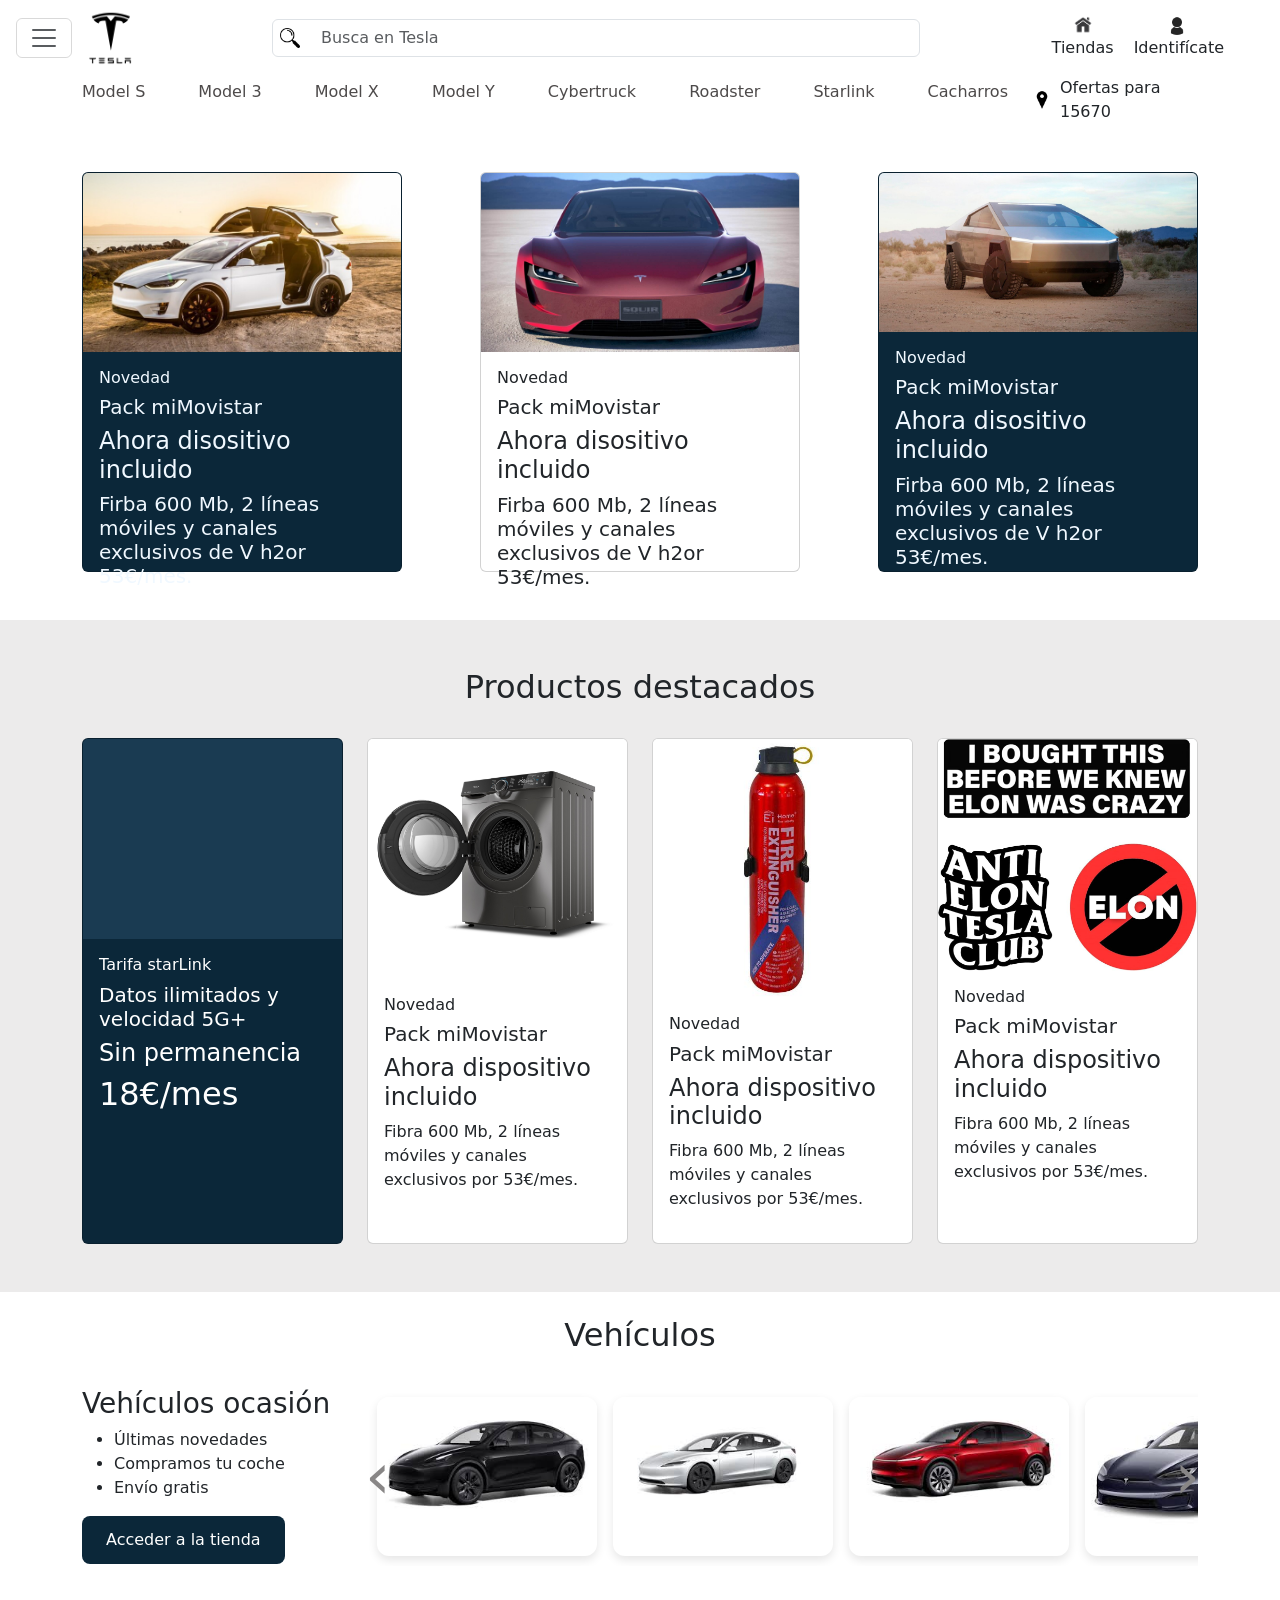
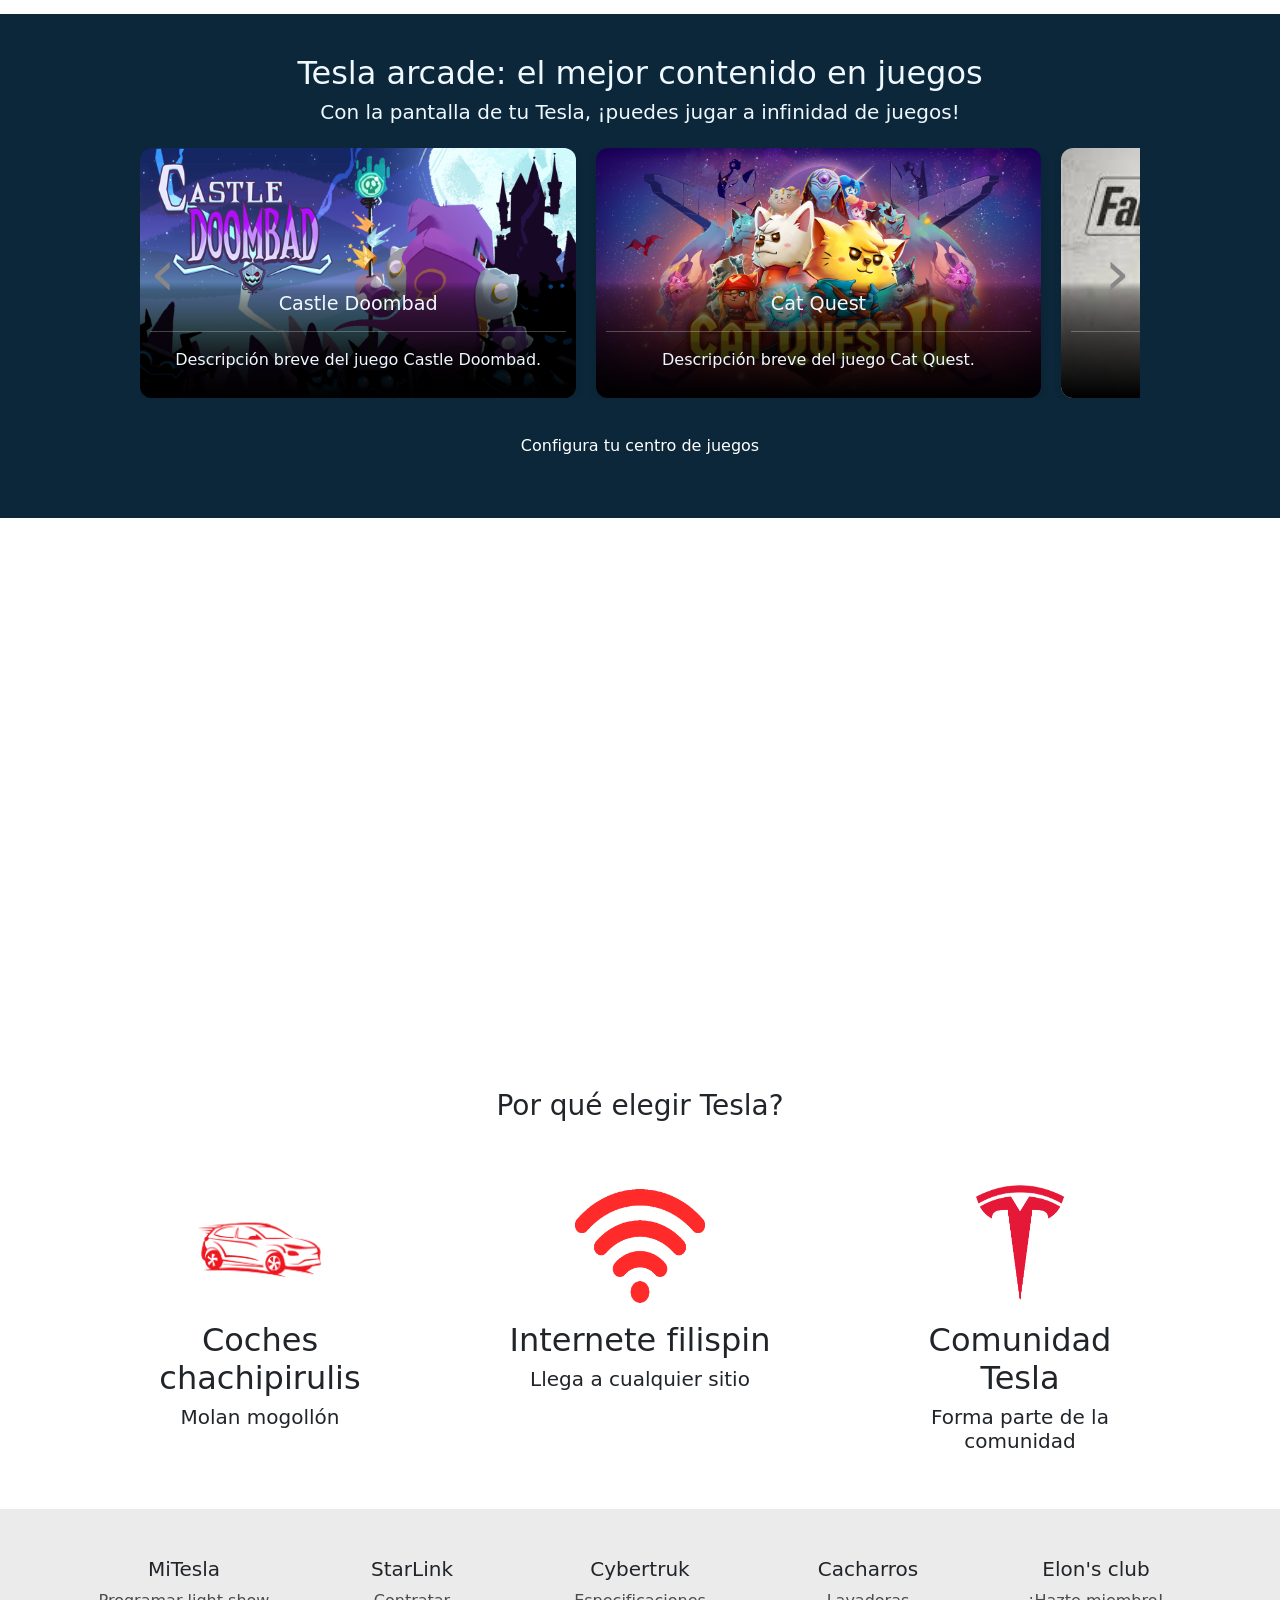
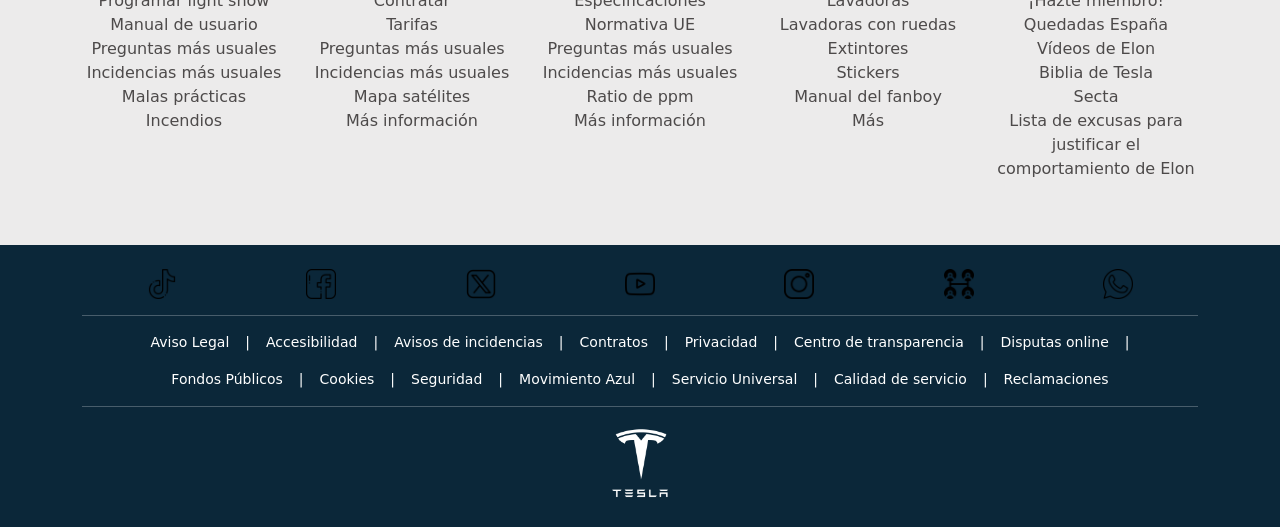
<file: index.html>
<!DOCTYPE html>
<html lang="es">
    <head>
        <meta charset="UTF-8">
        <meta name="viewport" content="width=device-width, initial-scale=1.0">
        <link rel="stylesheet" href="https://cdn.jsdelivr.net/npm/bootstrap@5.3.0/dist/css/bootstrap.min.css">
        <link rel="stylesheet" href="./css/styles.css">
        <title>Tesla</title>
    </head>
    <body>
        <nav class="navbar navbar-light bg-white sticky-top container-fluid">
            <div class="row w-100 align-items-center justify-content-between px-3">
            <!-- Iconos izquierda -->
            <div class="col-auto d-flex align-items-center">
                <button class="navbar-toggler" type="button" data-bs-toggle="offcanvas" data-bs-target="#menuLateral"
                    aria-controls="menuLateral">
                    <span class="navbar-toggler-icon"></span>
                </button>
                <div class="logo ms-2">
                    <img src="./resource/TeslaLogo.png" alt="Logo" class="img-fluid" width="60px">
                </div>
            </div>

            <!-- Search -->
            <div class="col text-center">
                <form class="form-inline d-inline-block w-75">
                    <div class="input-container position-relative">
                        <img class="form-submit lupa position-absolute top-50 start-0 translate-middle-y ms-2" src="./resource/lupa.png" alt="buscar" width="20">
                        <input class="form-control ps-5" type="search" placeholder="Busca en Tesla" aria-label="Search">
                    </div>
                </form>
            </div>

            <!-- Iconos derecha -->
            <div class="col-auto d-flex align-items-center">
                <div class="me-3 d-flex flex-column align-items-center">
                    <img class="navbar-icon" src="./resource/HomeLogo.png" alt="tiendas" width="20px">
                    <span class="navbar-text-right">Tiendas</span>
                </div>
                <div class="me-3 d-flex flex-column align-items-center">
                    <img class="navbar-icon" src="./resource/usuario.png" alt="usuario" width="20px">
                    <span class="ms-1">Identifícate</span>
                </div>
            </div>
                <!-- Menú lateral -->
                <div class="offcanvas offcanvas-start bg-white text-black" tabindex="-1" id="menuLateral"
                    aria-labelledby="menuLateralLabel">
                    <div class="offcanvas-header">
                        <img src="./resource/TeslaLogo.png" alt="Logo" class="img-fluid" width="60px">
                        <button type="button" class="btn-close text-reset" data-bs-dismiss="offcanvas" aria-label="Cerrar"></button>
                    </div>
                    <div class="offcanvas-body">
                        <ul class="list-unstyled">
                            <li><a href="./index.html" class="text-black">Inicio</a></li>
                            <li><a href="./datos.html" class="text-black">Formulario</a></li>
                            <li><a href="./contador.html" class="text-black">Contador</a></li>
                            <li><a href="./personaliza.html" class="text-black">Personaliza tu coche</a></li>
                        </ul>
                    </div>
                </div>
            </nav>
            <header class="container">
                <div class="row align-items-center">
                    <div class="col-10">
                        <ul class="top-menu-list list-unstyled d-flex justify-content-between">
                            <li><a href="#">Model S</a></li>
                            <li><a href="#">Model 3</a></li>
                            <li><a href="#">Model X</a></li>
                            <li><a href="#">Model Y</a></li>
                            <li><a href="#">Cybertruck</a></li>
                            <li><a href="#">Roadster</a></li>
                            <li><a href="#">Starlink</a></li>
                            <li><a href="#">Cacharros</a></li>
                        </ul>
                    </div>
                    <div class="col-2">
                        <div class="d-flex align-items-center justify-content-end">
                            <img src="./resource/Ubicacion.png" alt="ubicación" class="img-fluid me-2" height=20px width=20px>
                            <span class="top-menu-identi">Ofertas para 15670</span>
                        </div>
                    </div>
                </div>
            </header>
            <section class="three-cards container py-5">
                <div class="row justify-content-center g-1">
                    <div class="col-md-4 col-lg-4 d-flex">
                        <div class="card" style="width: 20rem; height: 25rem; background-color: #0B2739; color: aliceblue;">
                            <img src="./resource/tesla-model-x-falcon-wings-abiertas.jpg" class="card-img-top" alt="..." width="400px" height="200px">
                            <div class="card-body">
                                <h6>Novedad</h6>
                                <h5>Pack miMovistar</h5>
                                <h4>Ahora disositivo incluido</h4>
                                <h5>Firba 600 Mb, 2 líneas móviles y canales exclusivos de V h2or 53€/mes.</h5>
                            </div>
                        </div>
                    </div>
                    <div class="col-md-6 col-lg-4 d-flex justify-content-center">
                        <div class="card" style="width: 20rem; height: 25rem;">
                            <img src="./resource/front.jpg" class="card-img-top" alt="..." width="400px" height="200px">
                            <div class="card-body">
                                <h6>Novedad</h6>
                                <h5>Pack miMovistar</h5>
                                <h4>Ahora disositivo incluido</h4>
                                <h5>Firba 600 Mb, 2 líneas móviles y canales exclusivos de V h2or 53€/mes.</h5>
                            </div>
                        </div>
                    </div>
                    <div class="col-md-6 col-lg-4 d-flex justify-content-end">
                        <div class="card" style="width: 20rem; height: 25rem; background-color: #0B2739; color: aliceblue;">
                            <img src="./resource/truk.jpg" class="card-img-top" alt="..." width="400px" height="200px">
                            <div class="card-body">
                                <h6>Novedad</h6>
                                <h5>Pack miMovistar</h5>
                                <h4>Ahora disositivo incluido</h4>
                                <h5>Firba 600 Mb, 2 líneas móviles y canales exclusivos de V h2or 53€/mes.</h5>
                            </div>
                        </div>
                    </div>
                </div>
            </section>
            <section class="w-100 py-5" style="background-color: #ECEBEB;">
                <div class="container">
                    <div class="row">
                        <div class="col text-center mb-4">
                            <h2>Productos destacados</h2>
                        </div>
                    </div>
                    <div class="row justify-content-center g-4">
                        <div class="col-md-6 col-lg-3">
                            <div class="card h-100 text-white" style="background-color: #0B2739;">
                                <div class="card-img-top" style="height: 200px; background: #1a3b52;"></div>
                                <div class="card-body">
                                <h6>Tarifa starLink</h6>
                                <h5>Datos ilimitados y velocidad 5G+</h5>
                                <h4>Sin permanencia</h4>
                                <h2>18€/mes</h2>
                            </div>
                        </div>
                    </div>
                    <div class="col-md-6 col-lg-3">
                        <div class="card h-100">
                            <img src="./resource/lavadora.jpg" class="card-img-top" alt="Lavadora">
                            <div class="card-body">
                                <h6>Novedad</h6>
                                <h5>Pack miMovistar</h5>
                                <h4>Ahora dispositivo incluido</h4>
                                <p>Fibra 600 Mb, 2 líneas móviles y canales exclusivos por 53€/mes.</p>
                            </div>
                        </div>
                    </div>
                    <div class="col-md-6 col-lg-3">
                        <div class="card h-100">
                            <img src="./resource/Extintor.jpg" class="card-img-top" alt="Extintor">
                            <div class="card-body">
                                <h6>Novedad</h6>
                                <h5>Pack miMovistar</h5>
                                <h4>Ahora dispositivo incluido</h4>
                                <p>Fibra 600 Mb, 2 líneas móviles y canales exclusivos por 53€/mes.</p>
                            </div>
                        </div>
                    </div>
                    <div class="col-md-6 col-lg-3">
                        <div class="card h-100">
                            <img src="./resource/stickers.jpg" class="card-img-top" alt="Stickers">
                            <div class="card-body">
                                <h6>Novedad</h6>
                                <h5>Pack miMovistar</h5>
                                <h4>Ahora dispositivo incluido</h4>
                                <p>Fibra 600 Mb, 2 líneas móviles y canales exclusivos por 53€/mes.</p>
                            </div>
                        </div>
                    </div>
                </div>
            </section>
            <section class="carouselp py-5 container">
                <div class="row justify-content-around g-4">
                    <div class="four-cars-title row text-center w-100">
                        <h2>Vehículos</h2>
                    </div>
                    <div class="col-3 lista">
                        <div class="carousel-list">
                            <h3>Vehículos ocasión</h3>
                            <ul>
                                <li>Últimas novedades</li>
                                <li>Compramos tu coche</li>
                                <li>Envío gratis</li>
                            </ul>
                            <button class="button-mod">Acceder a la tienda</button>
                        </div>
                    </div>
                    <div class="carousel-wrapper col-9">
                        <button id="prevBtn" class="carousel-button left">‹</button>
                        <div class="carousel-container">
                            <div class="carousel-track">
                                <a href=""><img src="./resource/coche1.jpg" alt="Coche 1"/></a>
                                <a href=""><img src="./resource/coche2.jpg" alt="Coche 2"/></a>
                                <a href=""><img src="./resource/coche3.jpg" alt="Coche 3"/></a>
                                <a href=""><img src="./resource/coche4.jpg" alt="Coche 4"/></a>
                                <a href=""><img src="./resource/coche5.jpg" alt="Coche 5"/></a>
                                <a href=""><img src="./resource/coche6.jpg" alt="Coche 6"/></a>
                                <a href=""><img src="./resource/coche7.jpg" alt="Coche 7"/></a>
                            </div>
                        </div>
                        <button id="nextBtn" class="carousel-button right">›</button>
                    </div>
                </div>
            </section>
            <section class="teslaarcade w-100 container-fluid py-5" style="background-color: #0B2739; color: aliceblue;">
                <div class="row justify-content-around g-4" >
                    <div class="teslaarcade-title row text-center py-3 w-100">
                        <h2>Tesla arcade: el mejor contenido en juegos </h2>
                        <h5>Con la pantalla de tu Tesla, ¡puedes jugar a infinidad de juegos!</h5>
                    </div>
                    <div class="carousel-wrapper-fourth">
                        <button id="prevBtnFourth" class="carousel-button left">‹</button>
                        <div class="carousel-container-fourth">
                            <div class="carousel-track-fourth">
                                <a href="#">
                                    <img src="./resource/castleDoombad.png" alt="Castle Doombad"/>
                                    <div class="card-content-fourth">
                                        <h4>Castle Doombad</h4>
                                        <hr>
                                        <p>Descripción breve del juego Castle Doombad.</p>
                                    </div>
                                </a>
                                <a href="#">
                                    <img src="./resource/catqiest.jpg" alt="Cat quest"/>
                                    <div class="card-content-fourth">
                                        <h4>Cat Quest</h4>
                                        <hr>
                                        <p>Descripción breve del juego Cat Quest.</p>
                                    </div>
                                </a>
                                <a href="#">
                                    <img src="./resource/fallout.jpg" alt="Fallout"/>
                                    <div class="card-content-fourth">
                                        <h4>Fallout</h4>
                                        <hr>
                                        <p>Descripción breve del juego Fallout.</p>
                                    </div>
                                </a>
                                <a href="#">
                                    <img src="./resource/stardewvalley.jpg" alt="Stardew Valley"/>
                                    <div class="card-content-fourth">
                                        <h4>Stardew Valley</h4>
                                        <hr>
                                        <p>Descripción breve del juego Stardew Valley.</p>
                                    </div>
                                </a>
                            </div>
                        </div>
                        <button id="nextBtnFourth" class="carousel-button right">›</button>
                    </div>
                    <div class="row-6  text-center w-100" >
                        <button class="button-mod">Configura tu centro de juegos</button>
                    </div>
                </div>
            </section>
            <section class="container-fluid video" style="padding-left: 0; padding-right: 0; position: relative;">
                <div class="row">
                    <div class="embed-responsive embed-responsive-16by9 video-fondo">
                        <iframe  width="100%" height="500px" src="https://www.youtube.com/embed/nhHxIB_VQ04?si=NWNdsvcXc-IblNqd&autoplay=1&mute=1&loop=1&playlist=nhHxIB_VQ04&amp;controls=0&amp;start=10" title="YouTube video player" frameborder="0" allow="accelerometer; autoplay; mute; clipboard-write; encrypted-media; gyroscope; picture-in-picture; web-share" referrerpolicy="strict-origin-when-cross-origin"></iframe>
                    </div>
                    <div class="content-video">
                        <h2>Descúbre una nueva gamma de emociones</h2>
                        <h5>Tesla Space X</h5>
                    </div>
                </div>
            </section>
            <section class="py-5 container">
                <div class="row justify-content-around g-4">
                    <div  class="text-center py-3 w-100">
                        <h3>Por qué elegir Tesla?</h3>
                    </div>
                    <div class="col-md-6 col-lg-3 d-flex flex-column align-items-center text-center ">
                        <img src="./resource/carpng.png" alt="car to flama" width="150px" height="150px">
                        <h2>Coches chachipirulis</h2>
                        <h5>Molan mogollón</h5>
                    </div>
                    <div class="col-md-6 col-lg-3 d-flex flex-column align-items-center text-center">
                        <img src="./resource/wifipng.png" alt="car to flama" width="130px" height="150px">
                        <h2>Internete filispin</h2>
                        <h5>Llega a cualquier sitio</h5>
                    </div>
                    <div class="col-md-6 col-lg-3 d-flex flex-column align-items-center text-center">
                        <img src="./resource/comunityTesla.png" alt="car to flama" width="150px" height="150px">
                        <h2>Comunidad Tesla</h2>
                        <h5>Forma parte de la comunidad</h5>
                    </div>
                </div>
            </section>
            <section class="w-100 py-5" style="background-color: #ECEBEB;">
                <div class="container">
                    <div class="row text-center justify-content-center g-4">
                        <div class="col-6 col-md-4 col-lg">
                            <h5>MiTesla</h5>
                            <ul class="col list-unstyled justify-content-center">
                                <li><a href="">Programar light show</a></li>
                                <li><a href="">Manual de usuario</a></li>
                                <li><a href="">Preguntas más usuales</a></li>
                                <li><a href="">Incidencias más usuales</a></li>
                                <li><a href="">Malas prácticas</a></li>
                                <li><a href="">Incendios</a></li>
                            </ul>
                        </div>
                        <div class="col-6 col-md-4 col-lg">
                            <h5>StarLink</h5>
                            <ul class="col list-unstyled justify-content-center">
                                <li><a href="">Contratar</a></li>
                                <li><a href="">Tarifas</a></li>
                                <li><a href="">Preguntas más usuales</a></li>
                                <li><a href="">Incidencias más usuales</a></li>
                                <li><a href="">Mapa satélites</a></li>
                                <li><a href="">Más información</a></li>
                            </ul>
                        </div>
                        <div class="col-6 col-md-4 col-lg">
                            <h5>Cybertruk</h5>
                            <ul class="col list-unstyled justify-content-center">
                                <li><a href="">Especificaciones</a></li>
                                <li><a href="">Normativa UE</a></li>
                                <li><a href="">Preguntas más usuales</a></li>
                                <li><a href="">Incidencias más usuales</a></li>
                                <li><a href="">Ratio de ppm</a></li>
                                <li><a href="">Más información</a></li>
                            </ul>
                        </div>
                        <div class="col-6 col-md-4 col-lg">
                            <h5>Cacharros</h5>
                            <ul class="col list-unstyled justify-content-center">
                                <li><a href="">Lavadoras</a></li>
                                <li><a href="">Lavadoras con ruedas</a></li>
                                <li><a href="">Extintores</a></li>
                                <li><a href="">Stickers</a></li>
                                <li><a href="">Manual del fanboy</a></li>
                                <li><a href="">Más</a></li>
                            </ul>
                        </div>
                        <div class="col-6 col-md-4 col-lg">
                            <h5>Elon's club</h5>
                            <ul class="col list-unstyled justify-content-center">
                                <li><a href="">¡Hazte miembro!</a></li>
                                <li><a href="">Quedadas España</a></li>
                                <li><a href="">Vídeos de Elon</a></li>
                                <li><a href="">Biblia de Tesla</a></li>
                                <li><a href="">Secta</a></li>
                                <li><a href="">Lista de excusas para justificar el comportamiento de Elon</a></li>
                            </ul>
                        </div>
                    </div>
                </div>
            </section>
            <footer class="w-100 py-4" style="background-color: #0B2739; color: white;">
                <div class="container">
                    <div class="row text-center align-items-center justify-content-center g-0">
                        <div class="col">
                            <a href="">
                                <img src="./resource/tik-tok.png" alt="logo tiktok" class="img-fluid" style="max-height: 30px;" >
                            </a>
                        </div>
                        <div class="col">
                            <a href="">
                                <img src="./resource/facebook.png" alt="logo facebook" class="img-fluid" style="max-height: 30px;">
                            </a>
                        </div>
                        <div class="col">
                            <a href="">
                                <img src="./resource/medios-de-comunicacion-social.png" alt="logo X" class="img-fluid" style="max-height: 30px;">
                            </a>
                        </div>
                        <div class="col">
                            <a href="">
                                <img src="./resource/youtube.png" alt="logo youtube" class="img-fluid" style="max-height: 30px;">
                            </a>
                        </div>
                        <div class="col">
                            <a href="">
                                <img src="./resource/instagram.png" alt="logo instagram" class="img-fluid" style="max-height: 30px;">
                            </a>
                        </div>
                        <div class="col">
                            <a href="">
                                <img src="./resource/red-social.png" alt="logo comuidad" class="img-fluid" style="max-height: 30px;">
                            </a>
                        </div>
                        <div class="col">
                            <a href="">
                                <img src="./resource/whatsapp.png" alt="logo whatsapp" class="img-fluid" style="max-height: 30px;">
                            </a>
                        </div>
                    </div>
                    <hr>
                     <div class="container">
                        <div class="d-flex flex-wrap justify-content-center gap-3 text-center small">
                            <a href="#" class="text-white text-decoration-none">Aviso Legal</a> |
                            <a href="#" class="text-white text-decoration-none">Accesibilidad</a> |
                            <a href="#" class="text-white text-decoration-none">Avisos de incidencias</a> |
                            <a href="#" class="text-white text-decoration-none">Contratos</a> |
                            <a href="#" class="text-white text-decoration-none">Privacidad</a> |
                            <a href="#" class="text-white text-decoration-none">Centro de transparencia</a> |
                            <a href="#" class="text-white text-decoration-none">Disputas online</a> |
                            <a href="#" class="text-white text-decoration-none">Fondos Públicos</a> |
                            <a href="#" class="text-white text-decoration-none">Cookies</a> |
                            <a href="#" class="text-white text-decoration-none">Seguridad</a> |
                            <a href="#" class="text-white text-decoration-none">Movimiento Azul</a> |
                            <a href="#" class="text-white text-decoration-none">Servicio Universal</a> |
                            <a href="#" class="text-white text-decoration-none">Calidad de servicio</a> |
                            <a href="#" class="text-white text-decoration-none">Reclamaciones</a>
                        </div>
                    </div>
                    <hr>
                    <div class="container justify-content-center">
                        <div class="row text-center align-items-center justify-content-center g-0">
                            <div class="col">
                                <img src="./resource/logoteslawhite.png" alt="" style="max-height: 80px;">
                            </div>
                        </div>
                    </div>

                </div>

            </footer>
            

        </div>
        <script src="https://cdn.jsdelivr.net/npm/bootstrap@5.3.0/dist/js/bootstrap.bundle.min.js"></script>
        <script src="./script.js"></script>
        <script src="https://code.jquery.com/jquery-3.7.1.min.js"></script>
    </body>
</html>
</file>
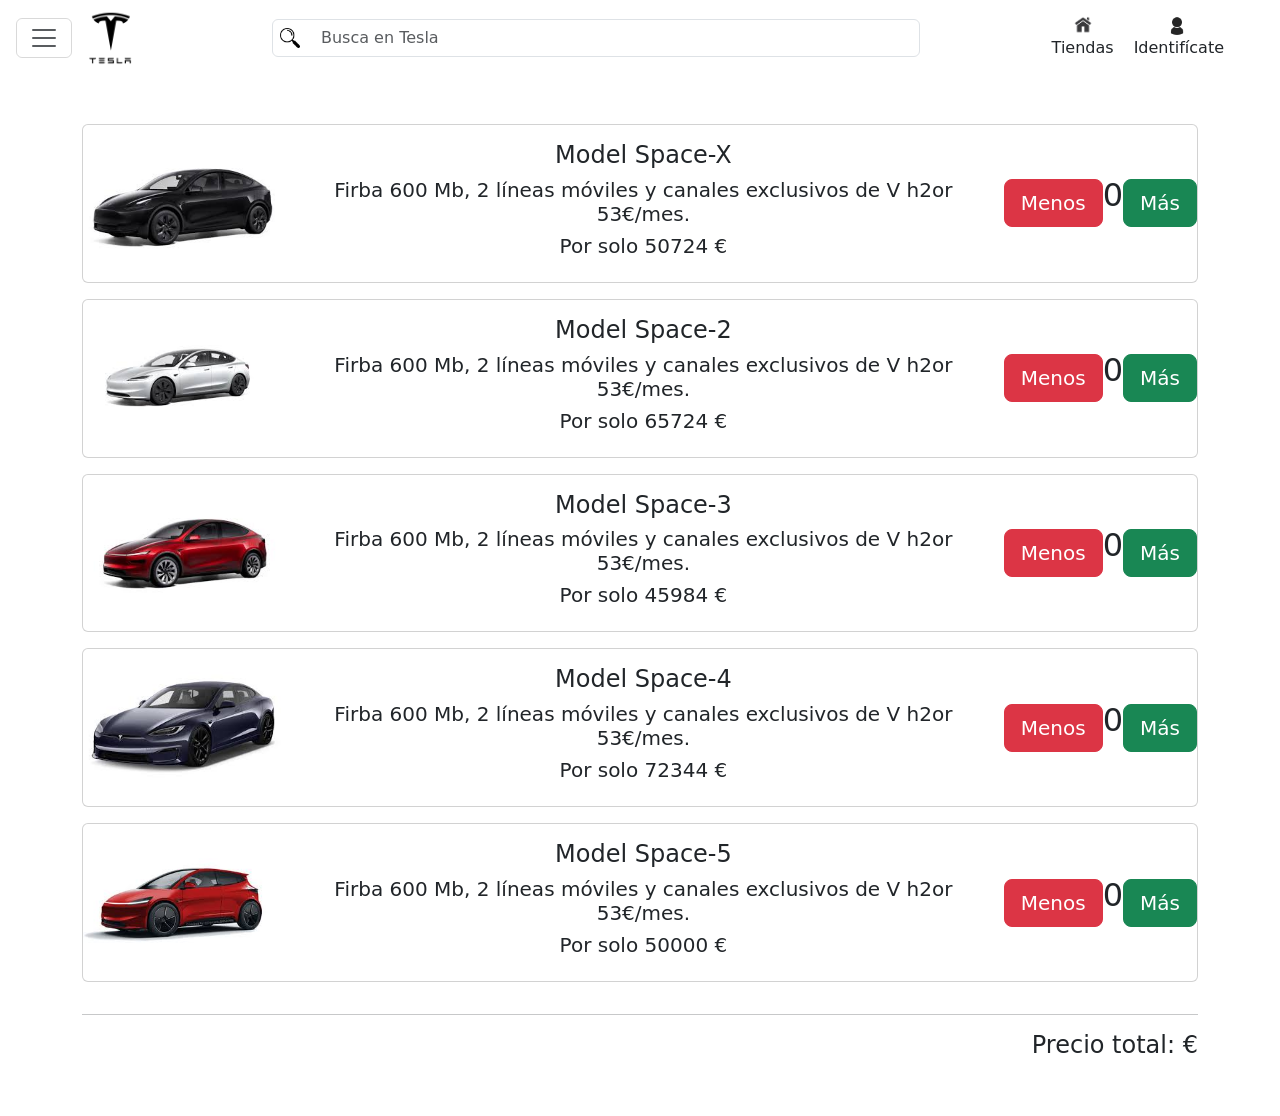
<file: contador.html>
<!DOCTYPE html>
<html lang="es">
<head>
    <meta charset="UTF-8">
    <meta name="viewport" content="width=device-width, initial-scale=1.0">
    <link rel="stylesheet" href="https://cdn.jsdelivr.net/npm/bootstrap@5.3.0/dist/css/bootstrap.min.css">
    <link rel="stylesheet" href="./css/styles.css">
    <title>Votación</title>
</head>
<body>
    <nav class="navbar navbar-light bg-white sticky-top container-fluid">
        <div class="row w-100 align-items-center justify-content-between px-3">
        <!-- Iconos izquierda -->
        <div class="col-auto d-flex align-items-center">
            <button class="navbar-toggler" type="button" data-bs-toggle="offcanvas" data-bs-target="#menuLateral"
                aria-controls="menuLateral">
                <span class="navbar-toggler-icon"></span>
            </button>
            <div class="logo ms-2">
                <img src="./resource/TeslaLogo.png" alt="Logo" class="img-fluid" width="60px">
            </div>
        </div>

        <!-- Search -->
        <div class="col text-center">
            <form class="form-inline d-inline-block w-75">
                <div class="input-container position-relative">
                    <img class="form-submit lupa position-absolute top-50 start-0 translate-middle-y ms-2" src="./resource/lupa.png" alt="buscar" width="20">
                    <input class="form-control ps-5" type="search" placeholder="Busca en Tesla" aria-label="Search">
                </div>
            </form>
        </div>

        <!-- Iconos derecha -->
        <div class="col-auto d-flex align-items-center">
            <div class="me-3 d-flex flex-column align-items-center">
                <img class="navbar-icon" src="./resource/HomeLogo.png" alt="tiendas" width="20px">
                <span class="navbar-text-right">Tiendas</span>
            </div>
            <div class="me-3 d-flex flex-column align-items-center">
                <img class="navbar-icon" src="./resource/usuario.png" alt="usuario" width="20px">
                <span class="ms-1">Identifícate</span>
            </div>
        </div>
            <!-- Menú lateral -->
            <div class="offcanvas offcanvas-start bg-white text-black" tabindex="-1" id="menuLateral"
                aria-labelledby="menuLateralLabel">
                <div class="offcanvas-header">
                    <img src="./resource/TeslaLogo.png" alt="Logo" class="img-fluid" width="60px">
                    <button type="button" class="btn-close text-reset" data-bs-dismiss="offcanvas" aria-label="Cerrar"></button>
                </div>
                <div class="offcanvas-body">
                    <ul class="list-unstyled">
                        <li><a href="./index.html" class="text-black">Inicio</a></li>
                        <li><a href="./datos.html" class="text-black">Formulario</a></li>
                        <li><a href="./contador.html" class="text-black">Contador</a></li>
                        <li><a href="./personaliza.html" class="text-black">Personaliza tu coche</a></li>
                    </ul>
                </div>
            </div>
    </nav>
    <main>
        <section class="container py-5">
            <div class="row justify-content-center g-1">
                <div class="text-center align-items-center">
                    <div class="card mb-3 d-flex flex-row align-items-center">
                        <img src="./resource/coche1.jpg" alt="" width="200px">
                        <div class="card-body">
                            <h4>Model Space-X</h4>
                            <h5>Firba 600 Mb, 2 líneas móviles y canales exclusivos de V h2or 53€/mes.</h5>
                            <h5>Por solo <span id="precio1">50724</span> €</h5>
                        </div>
                            <button id="buttonClickMenos1" class="btn btn-danger btn-lg">Menos</button>
                            <p id="cantidad1" class="fs-2"> 0 </p>
                            <button  id="buttonClickMas1" class="btn btn-success btn-lg">Más</button>
                    </div>
                    <div class="card mb-3 d-flex flex-row align-items-center">
                        <img src="./resource/coche2.jpg" alt="" width="200px">
                        <div class="card-body">
                            <h4>Model Space-2</h4>
                            <h5>Firba 600 Mb, 2 líneas móviles y canales exclusivos de V h2or 53€/mes.</h5>
                            <h5>Por solo <span id="precio2">65724</span> €</h5>
                        </div>
                        <button id="buttonClickMenos2" class="btn btn-danger btn-lg">Menos</button>
                        <p id="cantidad2" class="fs-2"> 0 </p>
                        <button  id="buttonClickMas2" class="btn btn-success btn-lg">Más</button>
                    </div>
                    <div class="card mb-3 d-flex flex-row align-items-center">
                        <img src="./resource/coche3.jpg" alt="" width="200px">
                        <div class="card-body">
                            <h4>Model Space-3</h4>
                            <h5>Firba 600 Mb, 2 líneas móviles y canales exclusivos de V h2or 53€/mes.</h5>
                            <h5>Por solo <span id="precio3">45984</span> €</h5>
                        </div>
                        <button id="buttonClickMenos3" class="btn btn-danger btn-lg">Menos</button>
                        <p id="cantidad3" class="fs-2"> 0 </p>
                        <button  id="buttonClickMas3" class="btn btn-success btn-lg">Más</button>
                    </div>
                    <div class="card mb-3 d-flex flex-row align-items-center">
                        <img src="./resource/coche4.jpg" alt="" width="200px">
                        <div class="card-body">
                            <h4>Model Space-4</h4>
                            <h5>Firba 600 Mb, 2 líneas móviles y canales exclusivos de V h2or 53€/mes.</h5>
                            <h5>Por solo <span id="precio4">72344</span> €</h5>
                        </div>
                        <button id="buttonClickMenos4" class="btn btn-danger btn-lg">Menos</button>
                        <p id="cantidad4" class="fs-2"> 0 </p>
                        <button  id="buttonClickMas4" class="btn btn-success btn-lg">Más</button>
                    </div>
                    <div class="card mb-3 d-flex flex-row align-items-center">
                        <img src="./resource/coche5.jpg" alt="" width="200px">
                        <div class="card-body">
                            <h4>Model Space-5</h4>
                            <h5>Firba 600 Mb, 2 líneas móviles y canales exclusivos de V h2or 53€/mes.</h5>
                            <h5>Por solo <span id="precio5">50000</span> €</h5>
                        </div>
                        <button id="buttonClickMenos5" class="btn btn-danger btn-lg">Menos</button>
                        <p id="cantidad5" class="fs-2"> 0 </p>
                        <button  id="buttonClickMas5" class="btn btn-success btn-lg">Más</button>
                    </div>
                </div>
            </div>
            <hr>
            <div class="d-flex align-items-right justify-content-end">
                <div>
                    <h4>Precio total: <span id="precioTotal"></span> €</h4>
                </div>
            </div>
        </section>
    </main>
    <script src="https://cdn.jsdelivr.net/npm/bootstrap@5.3.0/dist/js/bootstrap.bundle.min.js"></script>
    <script src="./contador.js"></script>
    <script src="https://code.jquery.com/jquery-3.7.1.min.js"></script>
</body>
</html>
</file>
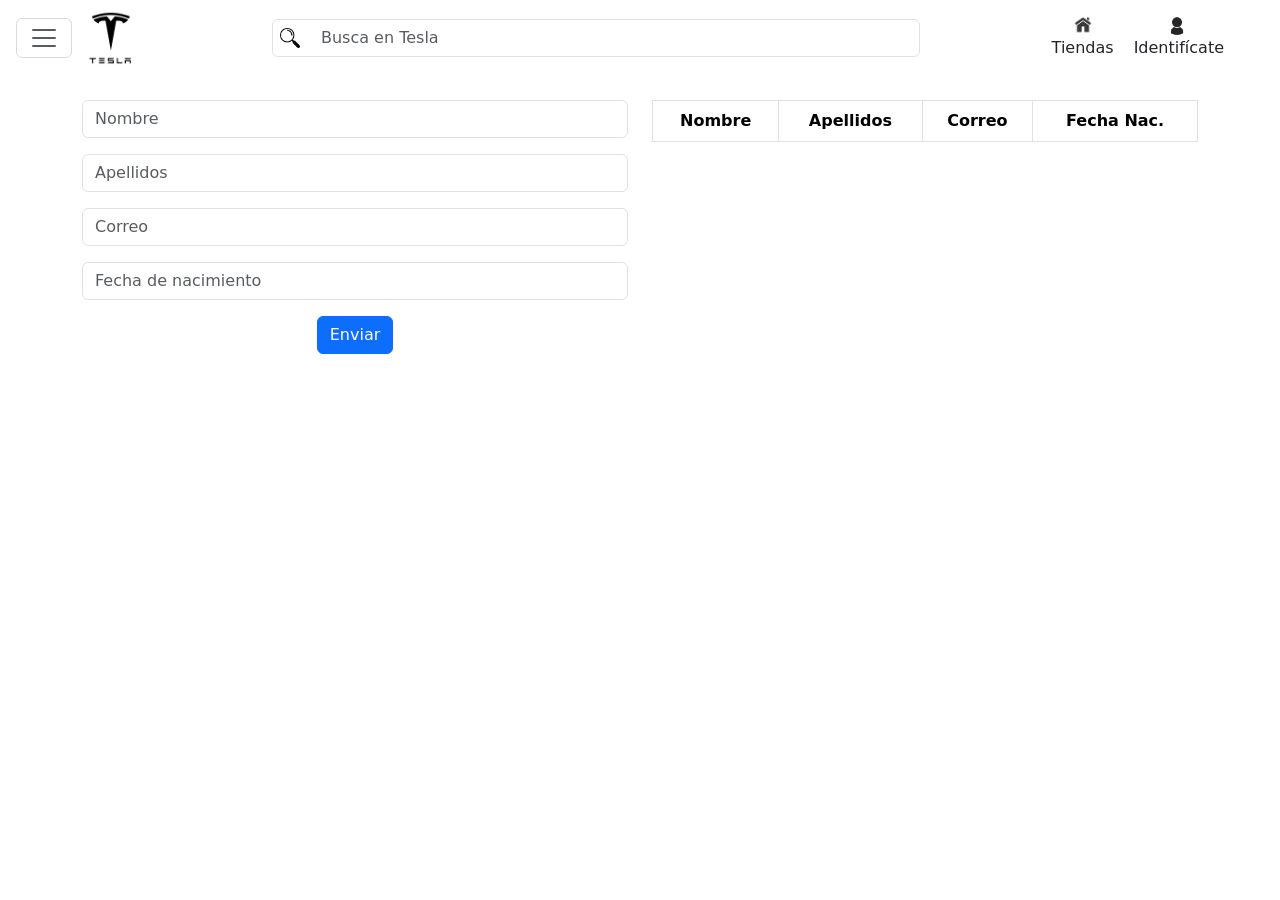
<file: datos.html>
<!DOCTYPE html>
<html lang="es">
<head>
    <meta charset="UTF-8">
    <meta name="viewport" content="width=device-width, initial-scale=1.0">
    <link rel="stylesheet" href="https://cdn.jsdelivr.net/npm/bootstrap@5.3.0/dist/css/bootstrap.min.css">
    <link rel="stylesheet" href="./css/styles.css">
    <title>Encuesta</title>
</head>
<body>
    <nav class="navbar navbar-light bg-white sticky-top container-fluid">
        <div class="row w-100 align-items-center justify-content-between px-3">
        <!-- Iconos izquierda -->
        <div class="col-auto d-flex align-items-center">
            <button class="navbar-toggler" type="button" data-bs-toggle="offcanvas" data-bs-target="#menuLateral"
                aria-controls="menuLateral">
                <span class="navbar-toggler-icon"></span>
            </button>
            <div class="logo ms-2">
                <img src="./resource/TeslaLogo.png" alt="Logo" class="img-fluid" width="60px">
            </div>
        </div>

        <!-- Search -->
        <div class="col text-center">
            <form class="form-inline d-inline-block w-75">
                <div class="input-container position-relative">
                    <img class="form-submit lupa position-absolute top-50 start-0 translate-middle-y ms-2" src="./resource/lupa.png" alt="buscar" width="20">
                    <input class="form-control ps-5" type="search" placeholder="Busca en Tesla" aria-label="Search">
                </div>
            </form>
        </div>

        <!-- Iconos derecha -->
        <div class="col-auto d-flex align-items-center">
            <div class="me-3 d-flex flex-column align-items-center">
                <img class="navbar-icon" src="./resource/HomeLogo.png" alt="tiendas" width="20px">
                <span class="navbar-text-right">Tiendas</span>
            </div>
            <div class="me-3 d-flex flex-column align-items-center">
                <img class="navbar-icon" src="./resource/usuario.png" alt="usuario" width="20px">
                <span class="ms-1">Identifícate</span>
            </div>
        </div>
            <!-- Menú lateral -->
            <div class="offcanvas offcanvas-start bg-white text-black" tabindex="-1" id="menuLateral"
                aria-labelledby="menuLateralLabel">
                <div class="offcanvas-header">
                    <img src="./resource/TeslaLogo.png" alt="Logo" class="img-fluid" width="60px">
                    <button type="button" class="btn-close text-reset" data-bs-dismiss="offcanvas" aria-label="Cerrar"></button>
                </div>
                <div class="offcanvas-body">
                    <ul class="list-unstyled">
                        <li><a href="./index.html" class="text-black">Inicio</a></li>
                        <li><a href="./datos.html" class="text-black">Formulario</a></li>
                        <li><a href="./contador.html" class="text-black">Contador</a></li>
                        <li><a href="./personaliza.html" class="text-black">Personaliza tu coche</a></li>
                    </ul>
                </div>
            </div>
    </nav>
        <main>
            <div class="container mt-4">
                <div class="row">
                    <div class="col-md-6">
                        <div class="mb-3">
                            <input id="nombre" type="text" class="form-control" placeholder="Nombre">
                        </div>
                        <div class="mb-3">
                            <input id="apellidos" type="text" class="form-control" placeholder="Apellidos">
                        </div>
                        <div class="mb-3">
                            <input id="correo" type="text" class="form-control" placeholder="Correo">
                        </div>
                        <div class="mb-3">
                            <input id="fechaNac" type="text" class="form-control" placeholder="Fecha de nacimiento">
                        </div>
                        <div class="text-center">
                            <button id="enviar" class="btn btn-primary">Enviar</button>
                        </div>
                    </div>
                    <div class="col-md-6">
                        <table class="table table-striped table-bordered text-center align-middle">
                            <thead class="">
                                <tr>
                                    <th>Nombre</th>
                                    <th>Apellidos</th>
                                    <th>Correo</th>
                                    <th>Fecha Nac.</th>
                                </tr>
                            </thead>
                            <tbody id="tablaDatos">
                            </tbody>
                        </table>
                    </div>
                </div>
            </div>
        </main>
    <script src="https://cdn.jsdelivr.net/npm/bootstrap@5.3.0/dist/js/bootstrap.bundle.min.js"></script>
    <script src="./test.js"></script>
    <script src="https://code.jquery.com/jquery-3.7.1.min.js"></script>
</body>
</html>
</file>
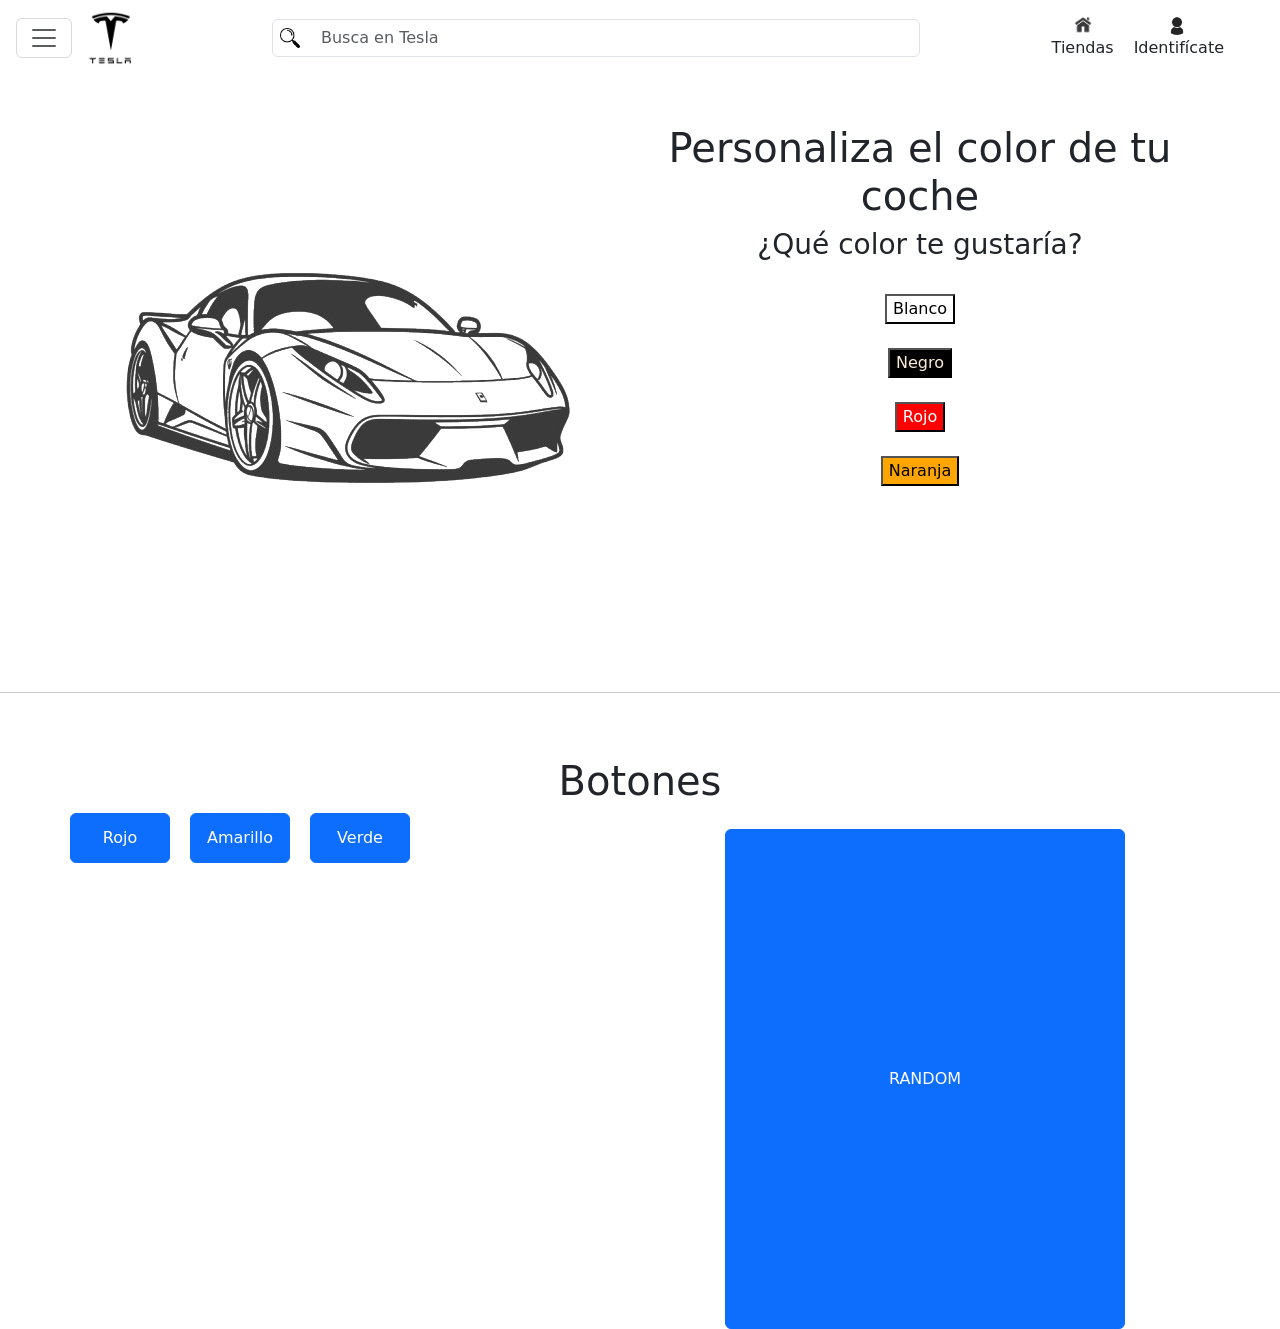
<file: personaliza.html>
<!DOCTYPE html>
<html lang="es">
<head>
    <meta charset="UTF-8">
    <meta name="viewport" content="width=device-width, initial-scale=1.0">
    <link rel="stylesheet" href="https://cdn.jsdelivr.net/npm/bootstrap@5.3.0/dist/css/bootstrap.min.css">
    <link rel="stylesheet" href="./css/styles.css">
    <title>Personaliza tu coche</title>
</head>
<body>
    <nav class="navbar navbar-light bg-white sticky-top container-fluid">
        <div class="row w-100 align-items-center justify-content-between px-3">
        <!-- Iconos izquierda -->
        <div class="col-auto d-flex align-items-center">
            <button class="navbar-toggler" type="button" data-bs-toggle="offcanvas" data-bs-target="#menuLateral"
                aria-controls="menuLateral">
                <span class="navbar-toggler-icon"></span>
            </button>
            <div class="logo ms-2">
                <img src="./resource/TeslaLogo.png" alt="Logo" class="img-fluid" width="60px">
            </div>
        </div>

        <!-- Search -->
        <div class="col text-center">
            <form class="form-inline d-inline-block w-75">
                <div class="input-container position-relative">
                    <img class="form-submit lupa position-absolute top-50 start-0 translate-middle-y ms-2" src="./resource/lupa.png" alt="buscar" width="20">
                    <input class="form-control ps-5" type="search" placeholder="Busca en Tesla" aria-label="Search">
                </div>
            </form>
        </div>

        <!-- Iconos derecha -->
        <div class="col-auto d-flex align-items-center">
            <div class="me-3 d-flex flex-column align-items-center">
                <img class="navbar-icon" src="./resource/HomeLogo.png" alt="tiendas" width="20px">
                <span class="navbar-text-right">Tiendas</span>
            </div>
            <div class="me-3 d-flex flex-column align-items-center">
                <img class="navbar-icon" src="./resource/usuario.png" alt="usuario" width="20px">
                <span class="ms-1">Identifícate</span>
            </div>
        </div>
            <!-- Menú lateral -->
        <div class="offcanvas offcanvas-start bg-white text-black" tabindex="-1" id="menuLateral" aria-labelledby="menuLateralLabel">
            <div class="offcanvas-header">
                <img src="./resource/TeslaLogo.png" alt="Logo" class="img-fluid" width="60px">
                <button type="button" class="btn-close text-reset" data-bs-dismiss="offcanvas" aria-label="Cerrar"></button>
            </div>
            <div class="offcanvas-body">
                <ul class="list-unstyled">
                    <li><a href="./index.html" class="text-black">Inicio</a></li>
                    <li><a href="./datos.html" class="text-black">Formulario</a></li>
                    <li><a href="./contador.html" class="text-black">Contador</a></li>
                    <li><a href="./personaliza.html" class="text-black">Personaliza tu coche</a></li>
                </ul>
            </div>
        </div>
    </nav>
    <section class="container py-5">
        <div class="row">
            <div class="col justify-content-center text-center g-1">
                <div >
                    <img id="cambiarColor" src="./resource/cocheColorR.png" style="background-color: white;">
                </div>
            </div>
            <div class="col justify-content-center text-center">
                <h1>Personaliza el color de tu coche</h1>
                <h3>¿Qué color te gustaría?</h3>
                <ul class="list-unstyled justify-content-center">
                    <br>
                    <li><button id="clickColor1"style="background-color: white; color: black;">Blanco</button></li>
                    <br>
                    <li><button id="clickColor2"style="background-color: black; color: antiquewhite;">Negro</button></li>
                    <br>
                    <li><button id="clickColor3"style="background-color: red; color: azure;">Rojo</button></li>
                    <br>
                    <li><button id="clickColor4"style="background-color: orange;">Naranja</button></li>
                </ul>
            </div>
        </div>
    </section>
    <hr>
    <section class="container py-5">
        <div class="row justify-content-center text-center" id="botonesColores">
            <h1>Botones</h1>
            <div class="col py-3">
                <button type="button" class="btn btn-primary boton-color"> Rojo</button>
                <button type="button" class="btn btn-primary boton-color" > Amarillo</button>
                <button type="button" class="btn btn-primary boton-color" > Verde</button>
            </div>
            <div class="col py-3">
                <button type="button" class="btn btn-primary boton-random">RANDOM</button>

            </div>
        </div>

    </section>
    <script src="https://cdn.jsdelivr.net/npm/bootstrap@5.3.0/dist/js/bootstrap.bundle.min.js"></script>
    <script src="./colorCoche.js"></script>
    <script src="https://code.jquery.com/jquery-3.7.1.min.js"></script>
</body>
    
</html>
</file>
<file: css/styles.css>
html, body {
    margin: 0;
    padding: 0;
  }

.logo img {
    max-height: 60px;
}
.lupa {
    width: 20px;
    height: auto;
}
/* Botones index */
.button-mod{
    background-color: #0B2739;
    color: white;
    border: none;
    padding: 12px 24px;
    font-size: 16px;
    border-radius: 8px;
    cursor: pointer;
    transition: background-color 0.3s ease, transform 0.2s ease;
}
.button-mod:hover {
    background-color: #3f7cb3;
    transform: scale(1.05);
  }

/* Columna derecha: el carrusel */
.carousel-wrapper {
    flex: 1;
    max-width: 1000px;
    display: flex;
    align-items: center;
    position: relative;
}

/* Estilo de los botones de control */
.carousel-button {
    position: absolute;
    top: 50%;
    transform: translateY(-50%);
    font-size: 2rem;
    background-color: rgba(0, 0, 0, 0.5);
    color: white;
    border: none;
    padding: 0.5rem 1rem;
    z-index: 1;
    cursor: pointer;
    transition: transform 0.2s ease;
}

.carousel-button.left {
    left: 0;
}

.carousel-button.right {
    right: 0;
}

/* Bootstrap carousel */
.carousel-container {
    overflow: hidden;
    width: 100%;
}

.carousel-track {
    display: flex;
    transition: transform 0.5s ease;
    gap: 16px;
    padding: 10px;
}

/* Estilo de las imágenes en el carrusel */
.carousel-track img {
    width: 100%;
    height: auto;
    object-fit: cover;
    flex-shrink: 0;
}

/* Enlace de la imagen con efectos de hover */
.carousel-track a {
    flex: 0 0 auto;
    text-decoration: none;
    border-radius: 12px;
    overflow: hidden;
    box-shadow: 0 4px 10px rgba(0, 0, 0, 0.1);
    transition: transform 0.3s ease, box-shadow 0.3s ease;
}

.carousel-track a:hover {
    transform: scale(1.05);
    box-shadow: 0 6px 16px rgba(0, 0, 0, 0.2);
}

.carousel-track a {
    width: 220px;
}

/* Estilo de la envoltura del carrusel de ARCADE */
.carousel-wrapper-fourth {
    display: flex;
    align-items: center;
    position: relative;
    width: 100%;
    max-width: 1000px;
    margin: 0;
    padding: 0;
}

.carousel-button {
    background-color: transparent;
    border: none;
    font-size: 4rem;
    cursor: pointer;
    padding: 0 10px;
    color: #888686;
    z-index: 1;
    transition: transform 0.2s ease;
}


/* Estilo de las cards en el carrusel */
.carousel-container-fourth {
    width: 100%;
    overflow: hidden;
}

.carousel-track-fourth {
    display: flex;
    gap: 20px;
    transition: transform 0.5s ease;
}

.carousel-track-fourth a {
    flex: 0 0 auto;
    text-decoration: none;
    border-radius: 12px;
    overflow: hidden;
    box-shadow: 0 4px 10px rgba(0, 0, 0, 0.1);
    position: relative;
    transition: transform 0.3s ease, box-shadow 0.3s ease;
}

.carousel-track-fourth a:hover {
    transform: scale(1.05);
    box-shadow: 0 6px 16px rgba(0, 0, 0, 0.2);
}

.carousel-track-fourth img {
    display: block;
    width: 100%;
    height: 250px;
    object-fit: cover;
}
.card-content-fourth h4 {
    margin: 0;
    font-size: 1.2rem;
    color: aliceblue;
}

.card-content-fourth p {
    font-size: 1rem;
    color: aliceblue;
}
/* Añadir el degradado negro en la parte inferior de la card */
.card-content-fourth {
    position: absolute;
    bottom: 0;
    left: 0;
    width: 100%;
    padding: 10px;
    background: linear-gradient(transparent, 20%, black);
    color: white;
    text-align: center;
}

/* Video y contenido */
.video-fondo{
    z-index: -1;
}

.content-video{
    position: absolute;
    top: 90%;
    left: 50%;
    transform: translate(-50%, -50%);
    color: white;
    text-align: center;
    z-index: 1;
    padding: 1rem;
}

/* Footer */
ul li a {
    color: #4d4a4a;
    text-decoration: none;
    transition: color 0.3s;
  }
  
  ul li a:hover {
    color: #00bfff;
    text-decoration: underline;
  }
  
.img-fluid{
    transition: transform 0.3s ease;
}
.img-fluid:hover{
    transform: scale(1.1);
    background-color: aliceblue;
    border-radius: 30%;
}

/* Contador */

#cantidad{
    font-size: 30px;
    font-weight: bold;
}

/* Botones personalizados */

#botonesColores .col{
    position: relative;
    height: 300px;
}
.boton-color{
    width: 100px;
    height: 50px;
    color: white;
    font-size: 16px;
    position: absolute;
    transition: all 0.3s ease;
}
.boton-random {
    width: 400px;
    height: 500px;
}
</file>
